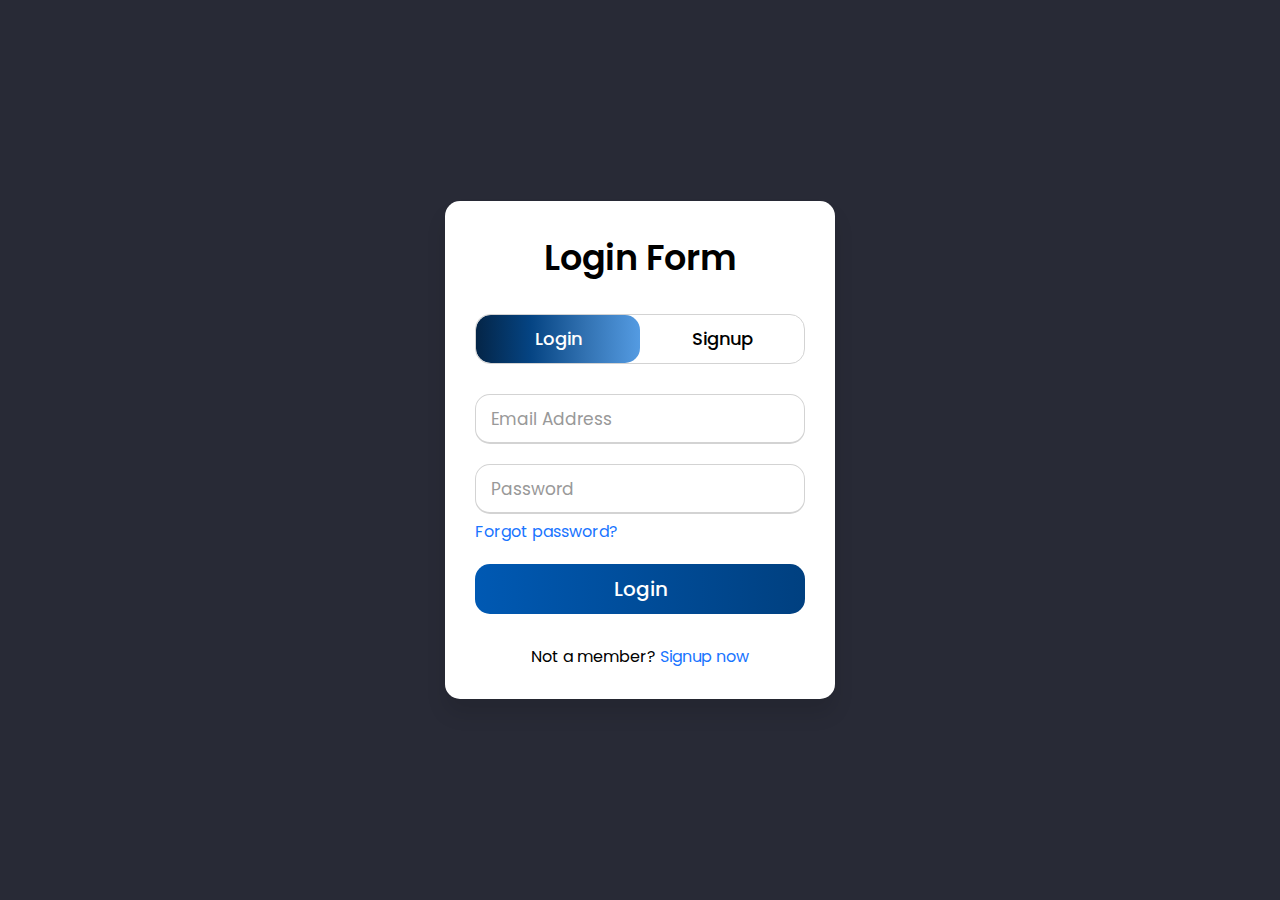
<file: DRAFTS/index.html>
<!DOCTYPE html>
<html lang="en" >
<head>
  <meta charset="UTF-8">
  <title>Login &amp; signup form</title>
  <link rel="stylesheet" href="./style.css">

</head>
<body>
<!-- partial:index.partial.html -->
<div class="wrapper">
  <div class="title-text">
    <div class="title login">Login Form</div>
    <div class="title signup">Signup Form</div>
  </div>
  <div class="form-container">
    <div class="slide-controls">
      <input type="radio" name="slide" id="login" checked>
      <input type="radio" name="slide" id="signup">
      <label for="login" class="slide login">Login</label>
      <label for="signup" class="slide signup">Signup</label>
      <div class="slider-tab"></div>
    </div>
    <div class="form-inner">
      <form action="#" class="login">
        <div class="field">
          <input type="text" placeholder="Email Address" required>
        </div>
        <div class="field">
          <input type="password" placeholder="Password" required>
        </div>
        <div class="pass-link"><a href="#">Forgot password?</a></div>
        <div class="field btn">
          <div class="btn-layer"></div>
          <input type="submit" value="Login">
        </div>
        <div class="signup-link">Not a member? <a href="#">Signup now</a></div>
      </form>
      <form action="#" class="signup">
        <div class="field">
          <input type="text" placeholder="Email Address" required>
        </div>
        <div class="field">
          <input type="password" placeholder="Password" required>
        </div>
        <div class="field">
          <input type="password" placeholder="Confirm password" required>
        </div>
        <div class="field btn">
          <div class="btn-layer"></div>
          <input type="submit" value="Signup">
        </div>
      </form>
    </div>
  </div>
</div>
<!-- partial -->
  <script  src="./script.js"></script>

</body>
</html>
</file>
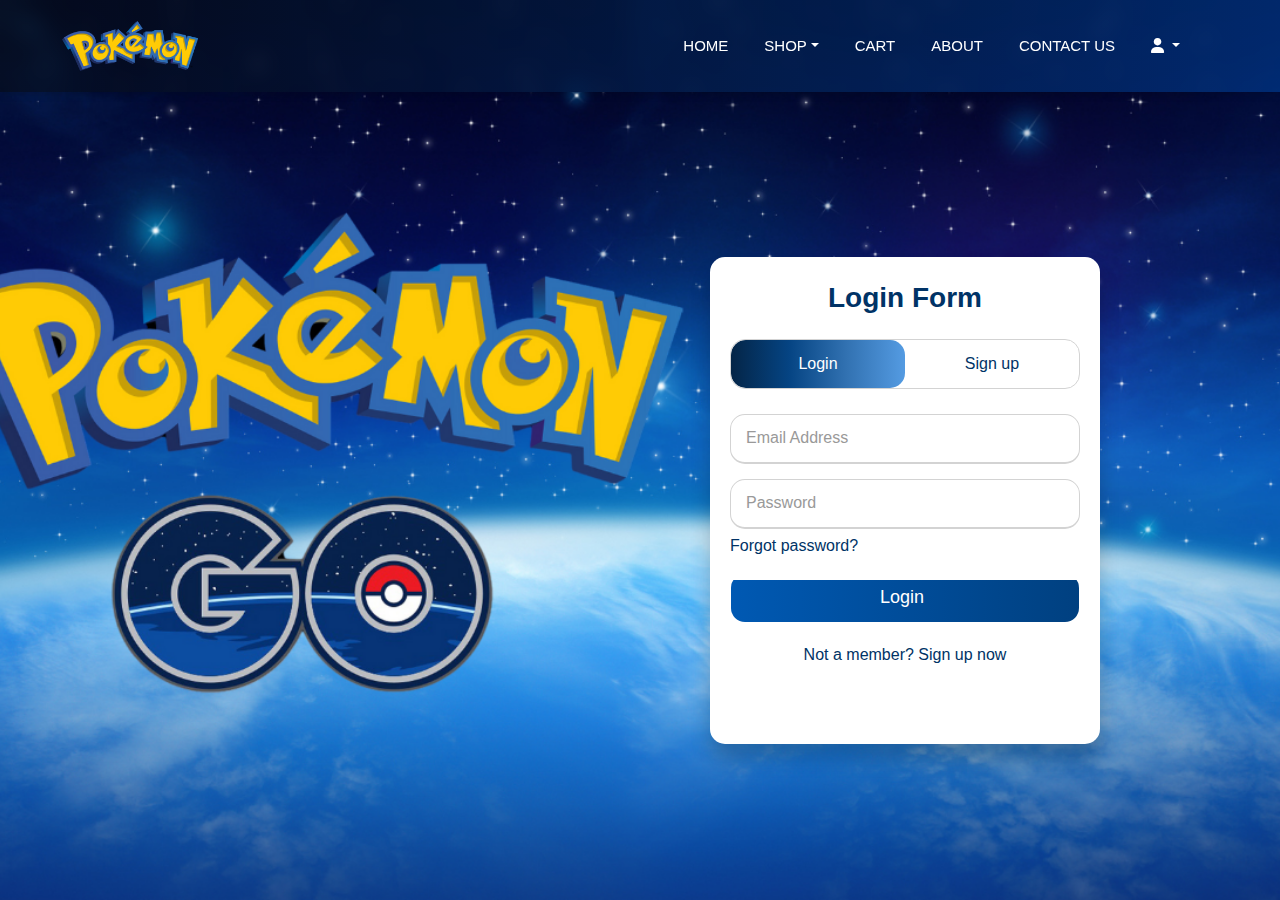
<file: DRAFTS/registration/index.html>
<!DOCTYPE html>
<html lang="en">
<head>
    <meta charset="UTF-8">
    <meta name="viewport" content="width=device-width, initial-scale=1.0">
    <title>Your Website</title>
    <!-- Bootstrap CSS -->
    <link href="https://cdn.jsdelivr.net/npm/bootstrap@5.3.0/dist/css/bootstrap.min.css" rel="stylesheet">
    <link href="https://cdnjs.cloudflare.com/ajax/libs/font-awesome/6.0.0-beta3/css/all.min.css" rel="stylesheet">
    <link rel="stylesheet" href="style.css">
</head>
<body>
    <!-- NAVBAR -->
<nav class="py-3 navbar navbar-expand-lg fixed-top auto-hiding-navbar">
    <div class="container">
        <a class="navbar-brand" href="#">
            <img src="poke.png" alt="logo">
        </a>

        <button class="navbar-toggler ml-auto custom-toggler" 
                type="button" 
                data-bs-toggle="collapse" 
                data-bs-target="#nav3">
            <span class="navbar-toggler-icon"></span>
        </button>

        <div class="navbar-collapse collapse" id="nav3">
            <ul class="navbar-nav ms-auto">
                <li class="nav-item">
                    <a class="nav-link" href="#">Home</a>
                </li>
                <li class="nav-item dropdown">
                    <a class="nav-link dropdown-toggle" data-bs-toggle="dropdown" href="#" role="button" aria-expanded="false">Shop</a>
                    <ul class="dropdown-menu">
                      <li><a class="dropdown-item" href="#">All products</a></li>
                      <li><a class="dropdown-item" href="#">Item Boxes</a></li>
                      <li><a class="dropdown-item" href="#">PokéCoins</a></li>
                      <li><a class="dropdown-item" href="#">Daily Bundles</a></li>
                    </ul>
                </li>
                <li class="nav-item">
                    <a class="nav-link" href="#">Cart</a>
                </li>
                <li class="nav-item">
                    <a class="nav-link" href="#">About</a>
                </li>
                <li class="nav-item">
                    <a class="nav-link" href="#">Contact Us</a>
                </li>
                <li class="nav-item dropdown">
                    <a class="nav-link dropdown-toggle" href="#" id="navbarDropdown" role="button" data-bs-toggle="dropdown" aria-expanded="false">
                        <i class="fa-solid fa-user"></i>
                    </a>
                    <ul class="dropdown-menu dropdown-menu-end" aria-labelledby="navbarDropdown">
                        <li><a class="dropdown-item" href="#" id="viewProfile"><i class="fas fa-user-circle"></i> View Profile</a></li>
                        <li><a class="dropdown-item" href="#"><i class="fas fa-cog"></i> Settings & Privacy</a></li>
                        <li><a class="dropdown-item" href="#"><i class="fas fa-question-circle"></i> Help & Support</a></li>
                        <li><hr class="dropdown-divider"></li>
                        <li><a class="dropdown-item" href="#" id="logout"><i class="fas fa-sign-out-alt"></i> Logout</a></li>
                    </ul>
                </li>
            </ul>
        </div>
    </div>
</nav>
<!-- END NAVBAR -->

<!-- Login/Signup Form -->
<div class="wrapper">
    <div class="title-text">
        <div class="title login">Login Form</div>
        <div class="title signup">Sign up Form</div>
    </div>
    <div class="form-container">
        <div class="slide-controls">
            <input type="radio" name="slide" id="login" checked>
            <input type="radio" name="slide" id="signup">
            <label for="login" class="slide login">Login</label>
            <label for="signup" class="slide signup">Sign up</label>
            <div class="slider-tab"></div>
        </div>
        <div class="form-inner">
            <form action="#" class="login">
                <div class="field">
                    <input type="text" placeholder="Email Address" required>
                </div>
                <div class="field">
                    <input type="password" placeholder="Password" required>
                </div>
                <div class="pass-link"><a href="#">Forgot password?</a></div>
                <div class="field btn">
                    <div class="btn-layer"></div>
                    <button type="button" id="loginButton">Login</button>
                </div>
                <div class="signup-link">Not a member? <a href="#">Sign up now</a></div>
            </form>
            <form action="#" class="signup">
                <div class="name-fields">
                    <div class="field">
                        <input type="text" placeholder="First Name" required>
                    </div>
                    <div class="field">
                        <input type="text" placeholder="Last Name" required>
                    </div>
                </div>
                <div class="field">
                    <input type="text" placeholder="Email Address" required>
                </div>
                <div class="field">
                    <input type="password" placeholder="Password" required>
                </div>
                <div class="field">
                    <input type="password" placeholder="Confirm password" required>
                </div>
                <div class="field btn">
                    <div class="btn-layer"></div>
                    <button type="button" id="signupButton">Signup</button>
                </div>
            </form>
        </div>
    </div>
</div>
<!-- End Login/Signup Form -->

    <!-- Bootstrap JS and dependencies -->
    <script src="https://cdn.jsdelivr.net/npm/@popperjs/core@2.11.6/dist/umd/popper.min.js"></script>
    <script src="https://cdn.jsdelivr.net/npm/bootstrap@5.3.0/dist/js/bootstrap.min.js"></script>
    <script src="script.js"></script>
</body>
</html>
</file>
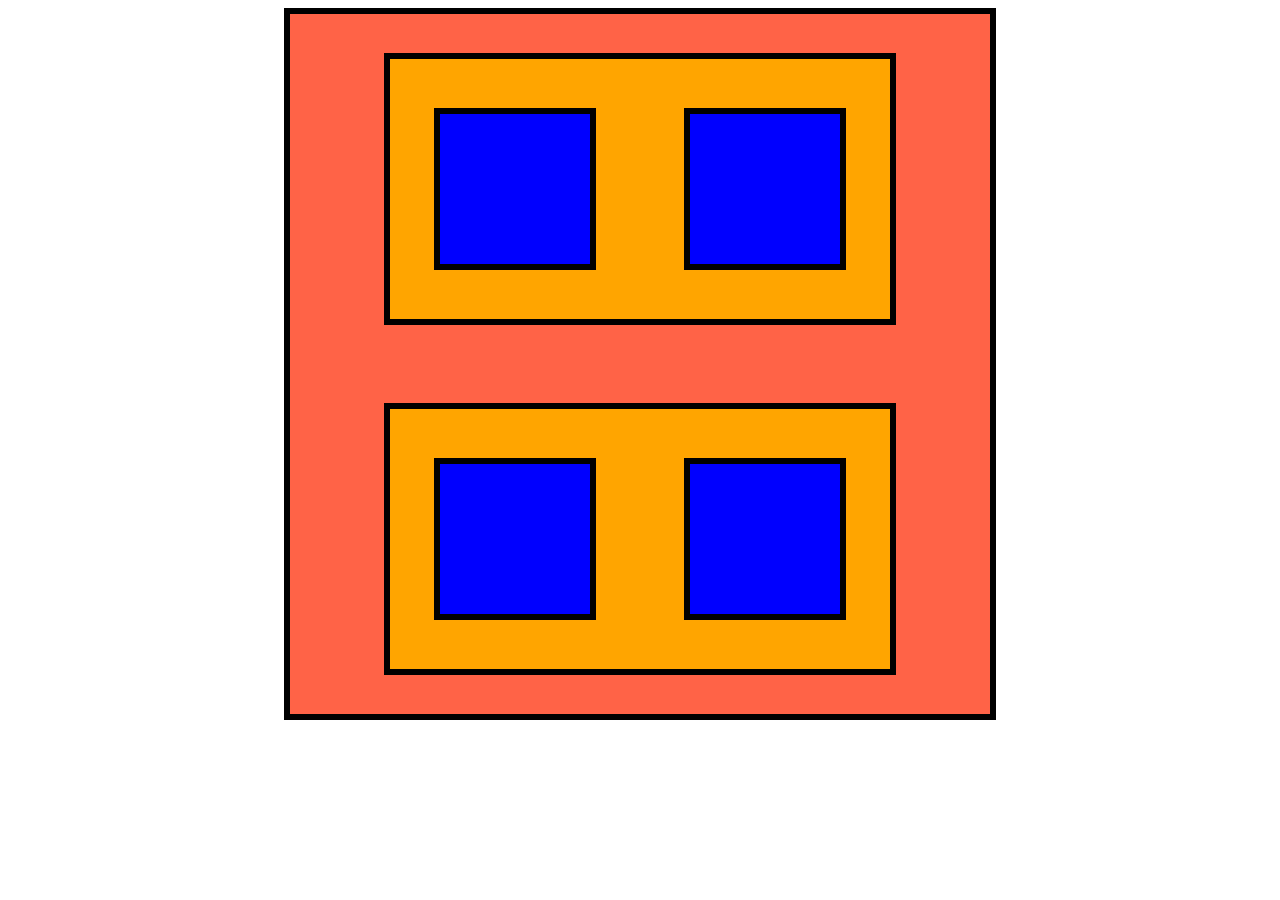
<file: DOM/traversal.html>
<!DOCTYPE html>
<html lang="en">
<head>
    <meta charset="UTF-8">
    <meta name="viewport" content="width=, initial-scale=1.0">
    <link rel="stylesheet" href="styles.css">
    <title>Document</title>
</head>
<body>
    <div class="grandparent" id="grandparent-id">
        <div class="parents">
            <div class="child"></div>
            <div class="child"></div>
        </div>
        <div class="parents">
            <div class="child"></div>
            <div class="child"></div>
    </div>
    <script src="script.js"></script>
</body>
</html>
</file>
<file: DRAFTS/style.css>
@import url("https://fonts.googleapis.com/css?family=Poppins:400,500,600,700&display=swap");
* {
  margin: 0;
  padding: 0;
  box-sizing: border-box;
  font-family: "Poppins", sans-serif;
}
html,
body {
  display: grid;
  height: 100%;
  width: 100%;
  place-items: center;
  background: #282a36;
}
::selection {
  background: #1a75ff;
  color: #fff;
}
.wrapper {
  overflow: hidden;
  max-width: 390px;
  background: #fff;
  padding: 30px;
  border-radius: 15px;
  box-shadow: 0px 15px 20px rgba(0, 0, 0, 0.1);
}
.wrapper .title-text {
  display: flex;
  width: 200%;
}
.wrapper .title {
  width: 50%;
  font-size: 35px;
  font-weight: 600;
  text-align: center;
  transition: all 0.6s cubic-bezier(0.68, -0.55, 0.265, 1.55);
}
.wrapper .slide-controls {
  position: relative;
  display: flex;
  height: 50px;
  width: 100%;
  overflow: hidden;
  margin: 30px 0 10px 0;
  justify-content: space-between;
  border: 1px solid lightgrey;
  border-radius: 15px;
}
.slide-controls .slide {
  height: 100%;
  width: 100%;
  color: #fff;
  font-size: 18px;
  font-weight: 500;
  text-align: center;
  line-height: 48px;
  cursor: pointer;
  z-index: 1;
  transition: all 0.6s ease;
}
.slide-controls label.signup {
  color: #000;
}
.slide-controls .slider-tab {
  position: absolute;
  height: 100%;
  width: 50%;
  left: 0;
  z-index: 0;
  border-radius: 15px;
  background: -webkit-linear-gradient(left, #042547, #054483, #3272b2, #549be2);
  transition: all 0.6s cubic-bezier(0.68, -0.55, 0.265, 1.55);
}
input[type="radio"] {
  display: none;
}
#signup:checked ~ .slider-tab {
  left: 50%;
}
#signup:checked ~ label.signup {
  color: #fff;
  cursor: default;
  user-select: none;
}
#signup:checked ~ label.login {
  color: #000;
}
#login:checked ~ label.signup {
  color: #000;
}
#login:checked ~ label.login {
  cursor: default;
  user-select: none;
}
.wrapper .form-container {
  width: 100%;
  overflow: hidden;
}
.form-container .form-inner {
  display: flex;
  width: 200%;
}
.form-container .form-inner form {
  width: 50%;
  transition: all 0.6s cubic-bezier(0.68, -0.55, 0.265, 1.55);
}
.form-inner form .field {
  height: 50px;
  width: 100%;
  margin-top: 20px;
}
.form-inner form .field input {
  height: 100%;
  width: 100%;
  outline: none;
  padding-left: 15px;
  border-radius: 15px;
  border: 1px solid lightgrey;
  border-bottom-width: 2px;
  font-size: 17px;
  transition: all 0.3s ease;
}
.form-inner form .field input:focus {
  border-color: #1a75ff;
  /* box-shadow: inset 0 0 3px #fb6aae; */
}
.form-inner form .field input::placeholder {
  color: #999;
  transition: all 0.3s ease;
}
form .field input:focus::placeholder {
  color: #1a75ff;
}
.form-inner form .pass-link {
  margin-top: 5px;
}
.form-inner form .signup-link {
  text-align: center;
  margin-top: 30px;
}
.form-inner form .pass-link a,
.form-inner form .signup-link a {
  color: #1a75ff;
  text-decoration: none;
}
.form-inner form .pass-link a:hover,
.form-inner form .signup-link a:hover {
  text-decoration: underline;
}
form .btn {
  height: 50px;
  width: 100%;
  border-radius: 15px;
  position: relative;
  overflow: hidden;
}
form .btn .btn-layer {
  height: 100%;
  width: 300%;
  position: absolute;
  left: -100%;
  background: -webkit-linear-gradient(
    right,
    #003366,
    #004080,
    #0059b3,
    #0073e6
  );
  border-radius: 15px;
  transition: all 0.4s ease;
}
form .btn:hover .btn-layer {
  left: 0;
}
form .btn input[type="submit"] {
  height: 100%;
  width: 100%;
  z-index: 1;
  position: relative;
  background: none;
  border: none;
  color: #fff;
  padding-left: 0;
  border-radius: 15px;
  font-size: 20px;
  font-weight: 500;
  cursor: pointer;
}
</file>
<file: DRAFTS/registration/style.css>
/* Custom Navbar Styles */
nav {
    background: linear-gradient(90deg, rgba(6, 6, 6, 0.5), rgba(0, 74, 173, 0.5));
    backdrop-filter: blur(10px);
    box-shadow: 0 0 10px rgba(0, 0, 0, 0.2);
}

.custom-toggler.navbar-toggler {
    border-color: #fff;
    color: #054483;
}

.custom-toggler .navbar-toggler-icon {
    background-image: url("data:image/svg+xml;charset=utf8,%3Csvg viewBox='0 0 32 32' xmlns='http://www.w3.org/2000/svg'%3E%3Cpath stroke='rgba(187, 42, 42, 0.8)' stroke-width='2' stroke-lineap='round' stroke-miterlimit='10' d='M4 8h24M4 16h24M4 24h24'/%3E%3C/svg%3E");
}

.trans-color {
    color: #fff;
}

.nav-link {
    text-transform: uppercase;
    font-size: 15px;
    margin: auto 10px;
    color: #fff;
}

.nav-link:hover, .nav-link:active, .nav-link:focus {
    color: #e1bf15;
}

.nav-link.dropdown-toggle:focus,
.nav-link.dropdown-toggle:active {
    color: #e1bf15 !important; 
}

nav img {
    height: 50px;
    margin-left: -20px;
}

.dropdown-item i {
    margin-right: 5px;
}

/* Body and Background */
body {
    margin: 0;
    padding: 0;
    font-family: Arial, sans-serif;
    background: url("HOME.png") no-repeat center center/cover;
    display: flex;
    flex-direction: column;
    align-items: flex-end; 
    justify-content: center;
    min-height: 100vh;
}

::selection {
    background: #1a75ff;
    color: #fff;
}

/* Login/Signup Form Styles */
.wrapper {
    overflow: hidden;
    max-width: 390px;
    width: 90%; /* Responsive width */
    background: #fff;
    padding: 20px; /* Reduced padding for smaller screens */
    border-radius: 15px;
    box-shadow: 0px 15px 20px rgba(0, 0, 0, 0.2);
    margin-top: 100px;
    margin-right: 180px; /* Positioned to the right by default */
}

.wrapper .title-text {
    display: flex;
    width: 200%;
    color: #003366;
}

.wrapper .title {
    width: 50%;
    font-size: 28px; /* Reduced font size for smaller screens */
    font-weight: 600;
    text-align: center;
    transition: all 0.6s cubic-bezier(0.68, -0.55, 0.265, 1.55);
}

.wrapper .slide-controls {
    position: relative;
    display: flex;
    height: 50px;
    width: 100%;
    overflow: hidden;
    margin: 20px 0 10px 0; /* Adjusted margin */
    justify-content: space-between;
    border: 1px solid lightgrey;
    border-radius: 15px;
}

.slide-controls .slide {
    height: 100%;
    width: 100%;
    color: #fff;
    font-size: 16px; /* Reduced font size for smaller screens */
    font-weight: 500;
    text-align: center;
    line-height: 48px;
    cursor: pointer;
    z-index: 1;
    transition: all 0.6s ease;
}

.slide-controls label.signup {
    color: #000;
}

.slide-controls .slider-tab {
    position: absolute;
    height: 100%;
    width: 50%;
    left: 0;
    z-index: 0;
    border-radius: 15px;
    background: -webkit-linear-gradient(left, #042547, #054483, #3272b2, #549be2);
    transition: all 0.6s cubic-bezier(0.68, -0.55, 0.265, 1.55);
}

input[type="radio"] {
    display: none;
}

#signup:checked ~ .slider-tab {
    left: 50%;
}

#signup:checked ~ label.signup {
    color: #fff;
    cursor: default;
    user-select: none;
}

#signup:checked ~ label.login {
    color: #003366;
}

#login:checked ~ label.signup {
    color: #003366;
}

#login:checked ~ label.login {
    cursor: default;
    user-select: none;
}

.wrapper .form-container {
    width: 100%;
    overflow: hidden;
}

.form-container .form-inner {
    display: flex;
    width: 200%;
}

.form-container .form-inner form {
    width: 50%;
    transition: all 0.6s cubic-bezier(0.68, -0.55, 0.265, 1.55);
}

.form-inner form .field {
    height: 50px;
    width: 100%;
    margin-top: 15px; /* Reduced margin */
}

.form-inner form .field input {
    height: 100%;
    width: 100%;
    outline: none;
    padding-left: 15px;
    border-radius: 15px;
    border: 1px solid lightgrey;
    border-bottom-width: 2px;
    font-size: 16px; /* Reduced font size for smaller screens */
    transition: all 0.3s ease;
}

.form-inner form .field input:focus {
    border-color: #003366;
}

.form-inner form .field input::placeholder {
    color: #999;
    transition: all 0.3s ease;
}

form .field input:focus::placeholder {
    color: #003366;
}

.form-inner form .pass-link {
    margin-top: 5px;
}

.form-inner form .signup-link {
    text-align: center;
    margin-top: 20px; /* Reduced margin */
    color: #003366;
}

.form-inner form .pass-link a,
.form-inner form .signup-link a {
    color: #003366;
    text-decoration: none;
}

.form-inner form .pass-link a:hover,
.form-inner form .signup-link a:hover {
    text-decoration: underline;
}

form .btn {
    height: 50px;
    width: 100%;
    border-radius: 15px;
    position: relative;
    overflow: hidden;
}

form .btn .btn-layer {
    height: 100%;
    width: 300%;
    position: absolute;
    left: -100%;
    background: -webkit-linear-gradient(
      right,
      #003366,
      #004080,
      #0059b3,
      #0073e6
    );
    border-radius: 15px;
    transition: all 0.4s ease;
}

form .btn:hover .btn-layer {
    left: 0;
}

form .btn button {
    height: 100%;
    width: 100%;
    z-index: 1;
    position: relative;
    background: none;
    border: none;
    color: #fff;
    padding-left: 0;
    border-radius: 15px;
    font-size: 18px; /* Reduced font size for smaller screens */
    font-weight: 500;
    cursor: pointer;
    outline: none; /* Remove default focus outline */
}

/* First Name and Last Name Side by Side */
.name-fields {
    display: flex;
    gap: 10px;
}

.name-fields .field {
    width: 48%;
}

/* Responsive Adjustments */
@media (max-width: 768px) {
    body {
        align-items: center; /* Center the form on smaller screens */
    }

    .wrapper {
        margin-right: 0; /* Remove right margin on smaller screens */
        margin-top: 80px; /* Adjusted margin for smaller screens */
    }

    .wrapper .title {
        font-size: 24px; /* Smaller font size for smaller screens */
    }

    nav img {
        margin-left: 15px;
    }

    .slide-controls .slide {
        font-size: 14px; /* Smaller font size for smaller screens */
    }

    .form-inner form .field input {
        font-size: 14px; /* Smaller font size for smaller screens */
    }

    .form-inner form .btn input[type="submit"] {
        font-size: 16px; /* Smaller font size for smaller screens */
    }
}

/* Custom Dropdown Styles */
.dropdown-menu {
    background-color: rgba(255, 255, 255, 0.9);
    border: none;
    border-radius: 10px;
    box-shadow: 0 4px 8px rgba(0, 0, 0, 0.1);
}

.dropdown-item {
    color: #003366;
    padding: 10px 20px;
    font-size: 14px;
}

.dropdown-item:hover {
    background-color: #f8f9fa;
    color: #0056b3;
}

.dropdown-divider {
    border-top: 1px solid #e9ecef;
}
</file>
<file: DOM/styles.css>
body {
    display: flex;
    justify-content: center;
}

.grandparent {
    padding: 10px, 5, 10px, 5;
    display: flex;
    flex-direction: column;
    justify-content: space-around;
    align-items: center;
    height: 700px;
    width: 700px;
    background-color: tomato;
    border: 6px solid black;
}

.parents {
    display: flex;
    align-content: center;
    justify-content: space-around;
    align-items: center;
    background-color: green;
    height: 260px;
    width: 500px;
    border: 6px solid black;
}

.child {
    display: flex;
    justify-content: center;
    align-items: center;
    background-color: blue;
    height: 150px;
    width: 150px;
    border: 6px solid black;
}
</file>
